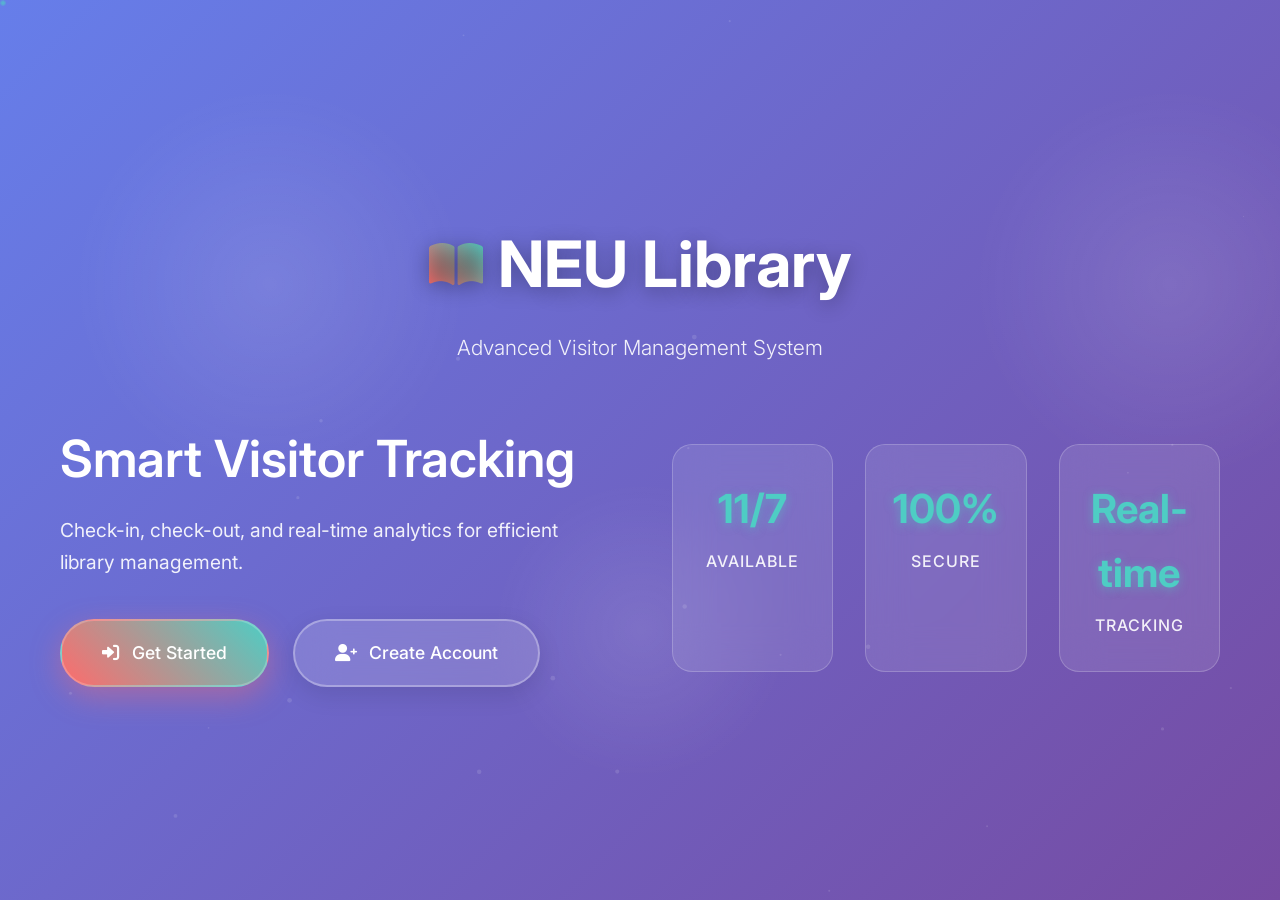
<file: index.html>
<!DOCTYPE html>
<html lang="en">
<head>
    <meta charset="UTF-8">
    <meta name="viewport" content="width=device-width, initial-scale=1.0">
    <title>NEU Library - Visitor Management System</title>
    <link href="https://cdnjs.cloudflare.com/ajax/libs/font-awesome/6.0.0/css/all.min.css" rel="stylesheet">
    <link rel="stylesheet" href="index.css">
    <link rel="stylesheet" href="login.css">
</head>
<body class="index-page">
    <div class="hero">
        <div class="container">
            <header class="header">
                <h1><i class="fas fa-book-open"></i> NEU Library</h1>
                <p>Advanced Visitor Management System</p>
            </header>

            <div class="hero-content">
                <div class="hero-text">
                    <h2>Smart Visitor Tracking</h2>
                    <p>Check-in, check-out, and real-time analytics for efficient library management.</p>
                    <div class="cta-buttons">
                        <a href="login.html" class="btn btn-primary">
                            <i class="fas fa-sign-in-alt"></i> Get Started
                        </a>
                        <a href="register.html" class="btn btn-secondary">
                            <i class="fas fa-user-plus"></i> Create Account
                        </a>
                    </div>
                </div>
                <div class="hero-stats">
                    <div class="stat-item">
                        <div class="stat-number">24/7</div>
                        <div class="stat-label">Available</div>
                    </div>
                    <div class="stat-item">
                        <div class="stat-number">100%</div>
                        <div class="stat-label">Secure</div>
                    </div>
                    <div class="stat-item">
                        <div class="stat-number">Real-time</div>
                        <div class="stat-label">Tracking</div>
                    </div>
                </div>
            </div>
        </div>
    </div>

    <script src="index.js"></script>
</body>
</html>
</file>
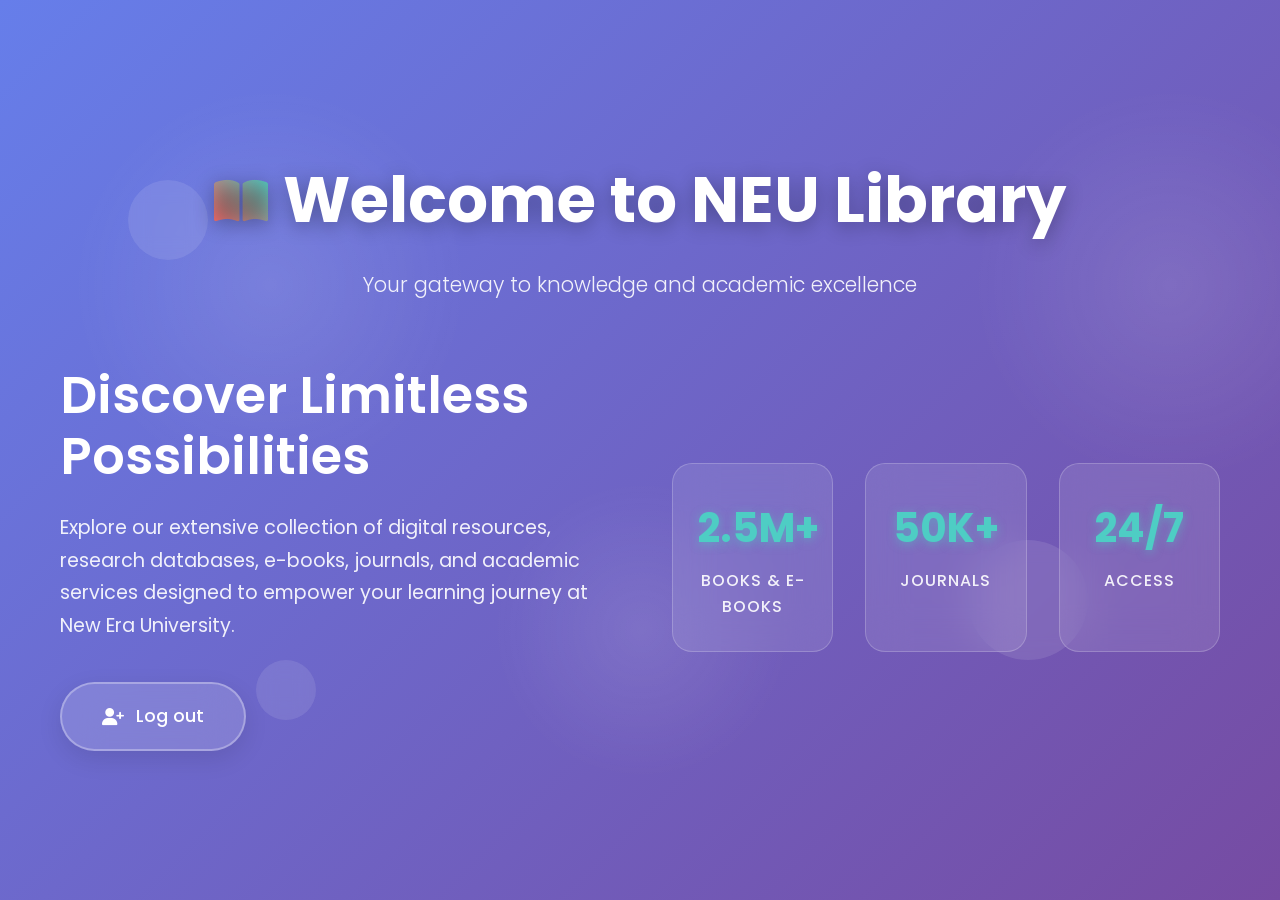
<file: welcome.html>
<!DOCTYPE html>
<html lang="en">
<head>
    <meta charset="UTF-8">
    <meta name="viewport" content="width=device-width, initial-scale=1.0">
    <title>Welcome to NEU Library</title>
    <link href="https://fonts.googleapis.com/css2?family=Poppins:wght@300;400;500;600;700&display=swap" rel="stylesheet">
    <link rel="stylesheet" href="https://cdnjs.cloudflare.com/ajax/libs/font-awesome/6.4.0/css/all.min.css">
    <link rel="stylesheet" href="welcome.css">
</head>
<body>
    <div class="index-page">
        <div class="floating-elements">
            <div class="floating-circle circle-1"></div>
            <div class="floating-circle circle-2"></div>
            <div class="floating-circle circle-3"></div>
        </div>

        <div class="hero">
            <div class="container">
                <div class="header">
                    <h1>
                        <i class="fas fa-book-open"></i>
                        Welcome to NEU Library
                    </h1>
                    <p>Your gateway to knowledge and academic excellence</p>
                </div>
                
                <div class="hero-content">
                    <div class="hero-text">
                        <h2>Discover Limitless Possibilities</h2>
                        <p>Explore our extensive collection of digital resources, research databases, e-books, journals, and academic services designed to empower your learning journey at New Era University.</p>
                        
                        <div class="cta-buttons">
                            
                            </a>
                            <a href="index.html" class="btn btn-secondary">
                            <i class="fas fa-user-plus"></i> Log out
                        </a>
                        </div>
                    </div>

                    <div class="hero-stats">
                        <div class="stat-item">
                            <div class="stat-number">2.5M+</div>
                            <div class="stat-label">Books & E-books</div>
                        </div>
                        <div class="stat-item">
                            <div class="stat-number">50K+</div>
                            <div class="stat-label">Journals</div>
                        </div>
                        <div class="stat-item">
                            <div class="stat-number">24/7</div>
                            <div class="stat-label">Access</div>
                        </div>
                    </div>
                </div>
            </div>
        </div>

        
    </div>
</body>
</html>
</file>
<file: index.css>
* {
    margin: 0;
    padding: 0;
    box-sizing: border-box;
}

body {
    font-family: 'Poppins', sans-serif;
    line-height: 1.6;
    color: #333;
    overflow-x: hidden;
}

.index-page {
    background: linear-gradient(135deg, #667eea 0%, #764ba2 100%);
    min-height: 100vh;
    position: relative;
}

.index-page::before {
    content: '';
    position: absolute;
    top: 0;
    left: 0;
    right: 0;
    bottom: 0;
    background: url('data:image/svg+xml,<svg xmlns="http://www.w3.org/2000/svg" viewBox="0 0 1000 1000"><defs><radialGradient id="a" cx="50%" cy="50%"><stop offset="0%" stop-color="%23ffffff" stop-opacity="0.1"/><stop offset="100%" stop-color="%23ffffff" stop-opacity="0"/></radialGradient></defs><circle cx="300" cy="300" r="200" fill="url(%23a)"><animate attributeName="r" values="200;250;200" dur="8s" repeatCount="indefinite"/><animate attributeName="cy" values="300;350;300" dur="8s" repeatCount="indefinite"/></circle><circle cx="700" cy="700" r="150" fill="url(%23a)"><animate attributeName="r" values="150;200;150" dur="10s" repeatCount="indefinite"/><animate attributeName="cx" values="700;750;700" dur="10s" repeatCount="indefinite"/></circle></svg>');
    pointer-events: none;
    z-index: 1;
}

.hero {
    min-height: 100vh;
    display: flex;
    align-items: center;
    position: relative;
    z-index: 2;
    padding: 20px 0;
}

.container {
    max-width: 1200px;
    margin: 0 auto;
    padding: 0 20px;
    width: 100%;
}

.header {
    text-align: center;
    margin-bottom: 4rem;
    animation: slideDown 1s ease-out;
}

.header h1 {
    font-size: clamp(2.5rem, 5vw, 4rem);
    font-weight: 700;
    color: white;
    margin-bottom: 1rem;
    text-shadow: 0 4px 20px rgba(0,0,0,0.3);
    display: flex;
    align-items: center;
    justify-content: center;
    gap: 15px;
}

.header h1 i {
    font-size: 3rem;
    background: linear-gradient(45deg, #ff6b6b, #4ecdc4);
    -webkit-background-clip: text;
    -webkit-text-fill-color: transparent;
    background-clip: text;
    animation: pulse 2s infinite;
}

.header p {
    font-size: 1.3rem;
    color: rgba(255,255,255,0.9);
    font-weight: 300;
}

.hero-content {
    display: grid;
    grid-template-columns: 1fr 1fr;
    gap: 4rem;
    align-items: center;
    margin-top: 2rem;
}

.hero-text {
    animation: slideUpLeft 1s ease-out 0.2s both;
}

.hero-text h2 {
    font-size: clamp(2rem, 4vw, 3.5rem);
    font-weight: 600;
    color: white;
    margin-bottom: 1.5rem;
    line-height: 1.2;
}

.hero-text p {
    font-size: 1.2rem;
    color: rgba(255,255,255,0.9);
    margin-bottom: 2.5rem;
    line-height: 1.7;
}

.cta-buttons {
    display: flex;
    gap: 1.5rem;
    flex-wrap: wrap;
}

.btn {
    display: inline-flex;
    align-items: center;
    gap: 12px;
    padding: 18px 40px;
    border-radius: 50px;
    font-size: 1.1rem;
    font-weight: 500;
    text-decoration: none;
    transition: all 0.4s cubic-bezier(0.4, 0, 0.2, 1);
    position: relative;
    overflow: hidden;
    backdrop-filter: blur(10px);
}

.btn::before {
    content: '';
    position: absolute;
    top: 0;
    left: -100%;
    width: 100%;
    height: 100%;
    background: linear-gradient(90deg, transparent, rgba(255,255,255,0.2), transparent);
    transition: left 0.6s;
}

.btn:hover::before {
    left: 100%;
}

.btn-primary {
    background: linear-gradient(45deg, #ff6b6b, #4ecdc4);
    color: white;
    box-shadow: 0 10px 30px rgba(255, 107, 107, 0.4);
    border: 2px solid rgba(255,255,255,0.2);
}

.btn-primary:hover {
    transform: translateY(-5px);
    box-shadow: 0 20px 40px rgba(255, 107, 107, 0.6);
}

.btn-secondary {
    background: rgba(255,255,255,0.15);
    color: white;
    backdrop-filter: blur(20px);
    border: 2px solid rgba(255,255,255,0.3);
    box-shadow: 0 8px 25px rgba(0,0,0,0.1);
}

.btn-secondary:hover {
    background: rgba(255,255,255,0.25);
    transform: translateY(-3px);
    box-shadow: 0 15px 35px rgba(0,0,0,0.2);
}

.hero-stats {
    display: grid;
    grid-template-columns: repeat(3, 1fr);
    gap: 2rem;
    animation: slideUpRight 1s ease-out 0.4s both;
}

.stat-item {
    text-align: center;
    background: rgba(255,255,255,0.1);
    backdrop-filter: blur(20px);
    border-radius: 20px;
    padding: 2rem 1.5rem;
    border: 1px solid rgba(255,255,255,0.2);
    transition: all 0.4s ease;
    position: relative;
    overflow: hidden;
}

.stat-item::before {
    content: '';
    position: absolute;
    top: 0;
    left: 0;
    right: 0;
    height: 3px;
    background: linear-gradient(90deg, #ff6b6b, #4ecdc4);
    transform: scaleX(0);
    transition: transform 0.4s ease;
}

.stat-item:hover::before {
    transform: scaleX(1);
}

.stat-item:hover {
    transform: translateY(-10px);
    background: rgba(255,255,255,0.2);
    box-shadow: 0 20px 40px rgba(0,0,0,0.2);
}

.stat-number {
    font-size: 2.5rem;
    font-weight: 700;
    color: #4ecdc4;
    margin-bottom: 0.5rem;
    text-shadow: 0 2px 10px rgba(78, 205, 196, 0.5);
}

.stat-label {
    font-size: 1rem;
    color: rgba(255,255,255,0.9);
    font-weight: 500;
    text-transform: uppercase;
    letter-spacing: 1px;
}




/* Floating elements */
.floating-elements {
    position: absolute;
    top: 0;
    left: 0;
    width: 100%;
    height: 100%;
    overflow: hidden;
    z-index: 1;
}

.floating-circle {
    position: absolute;
    border-radius: 50%;
    background: rgba(255,255,255,0.1);
    backdrop-filter: blur(10px);
    animation: float 6s ease-in-out infinite;
}

.circle-1 { width: 80px; height: 80px; top: 20%; left: 10%; animation-delay: 0s; }
.circle-2 { width: 120px; height: 120px; top: 60%; right: 15%; animation-delay: 2s; }
.circle-3 { width: 60px; height: 60px; bottom: 20%; left: 20%; animation-delay: 4s; }

/* Scroll indicator */
.scroll-indicator {
    position: absolute;
    bottom: 30px;
    left: 50%;
    transform: translateX(-50%);
    color: rgba(255,255,255,0.7);
    animation: bounce 2s infinite;
    font-size: 1.5rem;
}

@keyframes bounce {
    0%, 20%, 50%, 80%, 100% { transform: translateX(-50%) translateY(0); }
    40% { transform: translateX(-50%) translateY(-10px); }
    60% { transform: translateX(-50%) translateY(-5px); }
}

/* Responsive */
@media (max-width: 768px) {
    .hero-content {
        grid-template-columns: 1fr;
        gap: 3rem;
        text-align: center;
    }
    .cta-buttons { justify-content: center; }
    .hero-stats { grid-template-columns: repeat(2, 1fr); justify-items: center; }
    .header { margin-bottom: 2rem; }
}

@media (max-width: 480px) {
    .hero-stats { grid-template-columns: 1fr; }
    .cta-buttons { flex-direction: column; align-items: center; }
    .btn { width: 100%; max-width: 280px; justify-content: center; }
}



.cursor {
    position: fixed;
    width: 20px;
    height: 20px;
    border: 2px solid #4ecdc4;
    border-radius: 50%;
    pointer-events: none;
    z-index: 9999;
    transition: transform 0.1s ease;
    mix-blend-mode: difference;
}

.cursor.expand {
    transform: scale(3);
    border-color: #ff6b6b;
}
</file>
<file: login.css>
@import url('https://fonts.googleapis.com/css2?family=Inter:wght@200;300;400;500;600;700;800;900&display=swap');

* {
    margin: 0;
    padding: 0;
    box-sizing: border-box;
}

:root {
    --primary-gradient: linear-gradient(45deg, #ff6b6b, #4ecdc4);
    --success-gradient: linear-gradient(45deg, #ff6b6b, #4ecdc4);
    --error-gradient: linear-gradient(135deg, #ff6b6b 0%, #ee5a52 100%);
    --glass-bg: rgba(255, 255, 255, 0.05);
    --glass-border: rgba(255, 255, 255, 0.1);
    --text-primary: rgba(255, 255, 255, 0.95);
    --text-secondary: rgba(255, 255, 255, 0.7);
}

body {
    font-family: 'Inter', -apple-system, sans-serif;
    background: linear-gradient(135deg, #667eea 0%, #764ba2 100%);
    min-height: 100vh;
    overflow-x: hidden;
    position: relative;
}

/* Particle Canvas */
#particles {
    position: fixed;
    top: 0;
    left: 0;
    width: 100%;
    height: 100%;
    z-index: 1;
    opacity: 0.3;
}

.index-page::before {
    content: '';
    position: absolute;
    top: 0;
    left: 0;
    right: 0;
    bottom: 0;
    background: url('data:image/svg+xml,<svg xmlns="http://www.w3.org/2000/svg" viewBox="0 0 1000 1000"><defs><radialGradient id="a" cx="50%" cy="50%"><stop offset="0%" stop-color="%23ffffff" stop-opacity="0.1"/><stop offset="100%" stop-color="%23ffffff" stop-opacity="0"/></radialGradient></defs><circle cx="300" cy="300" r="200" fill="url(%23a)"><animate attributeName="r" values="200;250;200" dur="8s" repeatCount="indefinite"/><animate attributeName="cy" values="300;350;300" dur="8s" repeatCount="indefinite"/></circle><circle cx="700" cy="700" r="150" fill="url(%23a)"><animate attributeName="r" values="150;200;150" dur="10s" repeatCount="indefinite"/><animate attributeName="cx" values="700;750;700" dur="10s" repeatCount="indefinite"/></circle></svg>');
    pointer-events: none;
    z-index: 1;
}

/* Floating Particles */
.floating-particles {
    position: fixed;
    top: 0;
    left: 0;
    width: 100%;
    height: 100%;
    pointer-events: none;
    z-index: 2;
}

.particle {
    position: absolute;
    width: var(--size, 50px);
    height: var(--size, 50px);
    background: var(--glass-bg);
    backdrop-filter: blur(20px);
    border-radius: 50%;
    border: 1px solid var(--glass-border);
    animation: float 20s infinite linear;
    animation-delay: var(--delay);
}

/* Main App Container */
.app-container {
    min-height: 100vh;
    display: flex;
    align-items: center;
    justify-content: center;
    padding: 2rem;
    position: relative;
    z-index: 10;
}

/* Glassmorphism Login Card */
.login-card {
    width: 100%;
    max-width: 440px;
    background: var(--glass-bg);
    backdrop-filter: blur(50px);
    border-radius: 32px;
    border: 1px solid var(--glass-border);
    padding: 3.5rem 3rem;
    box-shadow: 
        0 25px 45px rgba(0,0,0,0.3),
        0 0 0 1px rgba(255,255,255,0.05),
        inset 0 1px 0 rgba(255,255,255,0.1);
    position: relative;
    overflow: hidden;
    animation: cardFloat 6s ease-in-out infinite;
}

.login-card::before {
    content: '';
    position: absolute;
    top: 0;
    left: 0;
    right: 0;
    height: 1px;
    background: var(--primary-gradient);
    transform: scaleX(0);
    transition: transform 0.6s ease;
}

.login-card:hover::before {
    transform: scaleX(1);
}

/* Card Header */
.card-header {
    text-align: center;
    margin-bottom: 2.5rem;
}

.logo-container {
    display: flex;
    align-items: center;
    justify-content: center;
    gap: 1rem;
    margin-bottom: 1.5rem;
}

.logo {
    width: 80px;
    height: 80px;
    background: var(--primary-gradient);
    border-radius: 24px;
    display: flex;
    align-items: center;
    justify-content: center;
    box-shadow: 0 20px 40px rgba(255, 107, 107, 0.4);
    animation: logoPulse 3s ease-in-out infinite;
}

.logo i {
    font-size: 2.5rem;
    color: white;
}

.neu-badge {
    background: rgba(255,255,255,0.1);
    backdrop-filter: blur(20px);
    padding: 0.5rem 1.5rem;
    border-radius: 20px;
    border: 1px solid var(--glass-border);
}

.neu-badge span {
    font-size: 1.5rem;
    font-weight: 800;
    background: var(--primary-gradient);
    -webkit-background-clip: text;
    -webkit-text-fill-color: transparent;
    background-clip: text;
}

.gradient-text {
    font-size: clamp(2.2rem, 5vw, 3.5rem);
    font-weight: 800;
    background: var(--primary-gradient);
    -webkit-background-clip: text;
    -webkit-text-fill-color: transparent;
    background-clip: text;
    margin-bottom: 0.5rem;
    letter-spacing: -0.02em;
}

.subtitle {
    color: var(--text-secondary);
    font-size: 1.1rem;
    font-weight: 300;
}

/* Demo Notice */
.demo-notice {
    background: rgba(78, 205, 196, 0.15);
    backdrop-filter: blur(20px);
    border: 1px solid rgba(78, 205, 196, 0.3);
    border-radius: 20px;
    padding: 1.25rem 1.5rem;
    margin-bottom: 2.5rem;
    display: flex;
    align-items: center;
    gap: 1rem;
    opacity: 0;
    transform: translateY(20px);
    transition: all 0.4s cubic-bezier(0.4, 0, 0.2, 1);
}

.demo-notice.show {
    opacity: 1;
    transform: translateY(0);
}

.demo-notice i {
    color: #4ecdc4;
    font-size: 1.2rem;
}

.demo-notice code {
    background: rgba(255,255,255,0.2);
    padding: 0.25rem 0.5rem;
    border-radius: 8px;
    font-family: 'Monaco', monospace;
    font-size: 0.9rem;
}

/* Input Groups */
.input-group {
    margin-bottom: 2rem;
    position: relative;
}

.input-wrapper {
    position: relative;
}

.input-wrapper label {
    position: absolute;
    top: 1rem;
    left: 3.5rem;
    color: var(--text-secondary);
    font-size: 0.95rem;
    font-weight: 500;
    pointer-events: none;
    transition: all 0.3s cubic-bezier(0.4, 0, 0.2, 1);
    z-index: 2;
}

.input-wrapper input:focus + label,
.input-wrapper input:not(:placeholder-shown) + label {
    top: -0.5rem;
    left: 2rem;
    font-size: 0.8rem;
    color: #4ecdc4;
    background: var(--glass-bg);
    padding: 0 0.5rem;
    border-radius: 8px;
}

.input-wrapper input {
    width: 100%;
    padding: 1.5rem 1.5rem 1.5rem 3.5rem;
    background: var(--glass-bg);
    backdrop-filter: blur(20px);
    border: 1px solid var(--glass-border);
    border-radius: 20px;
    color: var(--text-primary);
    font-size: 1rem;
    font-weight: 400;
    transition: all 0.4s cubic-bezier(0.4, 0, 0.2, 1);
    outline: none;
}

.input-wrapper input::placeholder {
    color: transparent;
}

.input-wrapper input:focus {
    border-color: rgba(78, 205, 196, 0.5);
    box-shadow: 
        0 0 0 4px rgba(78, 205, 196, 0.1),
        0 20px 40px rgba(0,0,0,0.2);
    transform: translateY(-2px);
}

.input-icon {
    position: absolute;
    left: 1.5rem;
    top: 1.75rem;
    color: var(--text-secondary);
    font-size: 1.1rem;
    z-index: 3;
    transition: all 0.3s ease;
}

.input-wrapper:focus-within .input-icon {
    color: #4ecdc4;
    transform: scale(1.1);
}

.toggle-password {
    position: absolute;
    right: 1.5rem;
    top: 1.75rem;
    color: var(--text-secondary);
    font-size: 1.1rem;
    cursor: pointer;
    z-index: 3;
    transition: all 0.3s ease;
}

.toggle-password:hover {
    color: #4ecdc4;
    transform: scale(1.1) rotate(10deg);
}

/* Gradient Button */
.gradient-btn {
    width: 100%;
    position: relative;
    padding: 1.5rem 2rem;
    border: none;
    border-radius: 28px;
    background: var(--primary-gradient);
    color: white;
    font-size: 1.1rem;
    font-weight: 600;
    cursor: pointer;
    overflow: hidden;
    transition: all 0.4s cubic-bezier(0.4, 0, 0.2, 1);
    box-shadow: 0 15px 35px rgba(255, 107, 107, 0.4);
}

.gradient-btn:hover {
    transform: translateY(-4px);
    box-shadow: 0 25px 50px rgba(255, 107, 107, 0.6);
}

.gradient-btn:active {
    transform: translateY(-2px);
}

.btn-content {
    display: flex;
    align-items: center;
    justify-content: center;
    gap: 0.75rem;
    position: relative;
    z-index: 2;
}

.btn-glow {
    position: absolute;
    top: 0;
    left: -100%;
    width: 100%;
    height: 100%;
    background: linear-gradient(90deg, transparent, rgba(255,255,255,0.4), transparent);
    transition: left 0.7s;
}

.gradient-btn:hover .btn-glow {
    left: 100%;
}

/* Card Footer */
.card-footer {
    text-align: center;
    margin-top: 2.5rem;
    padding-top: 2rem;
    border-top: 1px solid var(--glass-border);
}

.card-footer p {
    color: var(--text-secondary);
    font-size: 0.95rem;
    font-weight: 400;
}

.card-footer i {
    color: #4ecdc4;
    margin-right: 0.5rem;
}

/* Toast System */
.toast-container {
    position: fixed;
    top: 2rem;
    right: 2rem;
    z-index: 1000;
}

.toast {
    background: var(--glass-bg);
    backdrop-filter: blur(30px);
    border: 1px solid var(--glass-border);
    border-radius: 20px;
    padding: 1.5rem 2rem;
    margin-bottom: 1rem;
    display: flex;
    align-items: center;
    gap: 1rem;
    color: var(--text-primary);
    font-weight: 500;
    box-shadow: 0 20px 40px rgba(0,0,0,0.3);
    transform: translateX(400px);
    opacity: 0;
    transition: all 0.5s cubic-bezier(0.4, 0, 0.2, 1);
    max-width: 400px;
}

.toast.show {
    transform: translateX(0);
    opacity: 1;
}

.toast.success {
    border-color: rgba(78, 205, 196, 0.5);
    background: rgba(78, 205, 196, 0.15);
}

.toast.error {
    border-color: rgba(255, 107, 107, 0.5);
    background: rgba(255, 107, 107, 0.15);
}

.toast i {
    font-size: 1.3rem;
    min-width: 1.3rem;
}

/* Loading Overlay */
.loading-overlay {
    position: fixed;
    top: 0;
    left: 0;
    width: 100%;
    height: 100%;
    background: rgba(0,0,0,0.8);
    backdrop-filter: blur(10px);
    display: none;
    align-items: center;
    justify-content: center;
    z-index: 9999;
}

.loading-overlay.active {
    display: flex;
}

.loader {
    text-align: center;
    color: white;
}

.loader-circle {
    width: 60px;
    height: 60px;
    border: 3px solid rgba(255,255,255,0.2);
    border-top: 3px solid #4ecdc4;
    border-radius: 50%;
    animation: spin 1s linear infinite;
    margin: 0 auto 1.5rem;
}

/* Cursor */
.cursor {
    position: fixed;
    width: 20px;
    height: 20px;
    border: 2px solid #4ecdc4;
    border-radius: 50%;
    pointer-events: none;
    z-index: 9999;
    transition: transform 0.1s ease;
    mix-blend-mode: difference;
    backdrop-filter: blur(20px);
}

.cursor.expand {
    transform: scale(3);
    border-color: #ff6b6b;
}

/* Animations */
@keyframes cardFloat {
    0%, 100% { transform: translateY(0px) rotateX(0deg); }
    50% { transform: translateY(-10px) rotateX(2deg); }
}

@keyframes logoPulse {
    0%, 100% { transform: scale(1); }
    50% { transform: scale(1.05); }
}

@keyframes float {
    0% {
        transform: translateY(0px) translateX(0px) rotate(0deg);
        opacity: 0.4;
    }
    33% {
        transform: translateY(-30px) translateX(30px) rotate(120deg);
        opacity: 0.6;
    }
}

@keyframes spin {
    0% { transform: rotate(0deg); }
    100% { transform: rotate(360deg); }
}
.domain-req {
    font-size: 0.8em;
    color: #ff6b6b;
    font-weight: 500;
}

input:invalid {
    border-color: #ff6b6b;
}

input:valid {
    border-color: #4ade80;
}
.register-link {
    text-align: center;
    margin: 15px 0;
    font-size: 0.9rem;
}

.register-link a {
    color: #4ecdc4; /* matches your gradient style */
    text-decoration: none;
    font-weight: 500;
}

.register-link a:hover {
    text-decoration: underline;
}

/* Admin Icon - Upper Right Corner */
.admin-icon {
    position: fixed;
    top: 20px;
    right: 20px;
    background: rgba(255, 255, 255, 0.15);
    padding: 8px;
    border-radius: 50%;
    cursor: pointer;
    transition: all 0.3s ease;
    z-index: 9999;
    display: flex;
    align-items: center;
    justify-content: center;
    text-decoration: none; /* Remove underline */
}

.admin-icon i {
    color: #fff;
    font-size: 18px;
}

.admin-icon:hover {
    background: rgba(255, 255, 255, 0.3);
    transform: scale(1.1);
}
</file>
<file: welcome.css>
* {
    margin: 0;
    padding: 0;
    box-sizing: border-box;
}

body {
    font-family: 'Poppins', sans-serif;
    line-height: 1.6;
    color: #333;
    overflow-x: hidden;
}

.index-page {
    background: linear-gradient(135deg, #667eea 0%, #764ba2 100%);
    min-height: 100vh;
    position: relative;
}

.index-page::before {
    content: '';
    position: absolute;
    top: 0;
    left: 0;
    right: 0;
    bottom: 0;
    background: url('data:image/svg+xml,<svg xmlns="http://www.w3.org/2000/svg" viewBox="0 0 1000 1000"><defs><radialGradient id="a" cx="50%" cy="50%"><stop offset="0%" stop-color="%23ffffff" stop-opacity="0.1"/><stop offset="100%" stop-color="%23ffffff" stop-opacity="0"/></radialGradient></defs><circle cx="300" cy="300" r="200" fill="url(%23a)"><animate attributeName="r" values="200;250;200" dur="8s" repeatCount="indefinite"/><animate attributeName="cy" values="300;350;300" dur="8s" repeatCount="indefinite"/></circle><circle cx="700" cy="700" r="150" fill="url(%23a)"><animate attributeName="r" values="150;200;150" dur="10s" repeatCount="indefinite"/><animate attributeName="cx" values="700;750;700" dur="10s" repeatCount="indefinite"/></circle></svg>');
    pointer-events: none;
    z-index: 1;
}

.hero {
    min-height: 100vh;
    display: flex;
    align-items: center;
    position: relative;
    z-index: 2;
    padding: 20px 0;
}

.container {
    max-width: 1200px;
    margin: 0 auto;
    padding: 0 20px;
    width: 100%;
}

.header {
    text-align: center;
    margin-bottom: 4rem;
    animation: slideDown 1s ease-out;
}

.header h1 {
    font-size: clamp(2.5rem, 5vw, 4rem);
    font-weight: 700;
    color: white;
    margin-bottom: 1rem;
    text-shadow: 0 4px 20px rgba(0,0,0,0.3);
    display: flex;
    align-items: center;
    justify-content: center;
    gap: 15px;
}

.header h1 i {
    font-size: 3rem;
    background: linear-gradient(45deg, #ff6b6b, #4ecdc4);
    -webkit-background-clip: text;
    -webkit-text-fill-color: transparent;
    background-clip: text;
    animation: pulse 2s infinite;
}

.header p {
    font-size: 1.3rem;
    color: rgba(255,255,255,0.9);
    font-weight: 300;
}

.hero-content {
    display: grid;
    grid-template-columns: 1fr 1fr;
    gap: 4rem;
    align-items: center;
    margin-top: 2rem;
}

.hero-text {
    animation: slideUpLeft 1s ease-out 0.2s both;
}

.hero-text h2 {
    font-size: clamp(2rem, 4vw, 3.5rem);
    font-weight: 600;
    color: white;
    margin-bottom: 1.5rem;
    line-height: 1.2;
}

.hero-text p {
    font-size: 1.2rem;
    color: rgba(255,255,255,0.9);
    margin-bottom: 2.5rem;
    line-height: 1.7;
}

.cta-buttons {
    display: flex;
    gap: 1.5rem;
    flex-wrap: wrap;
}

.btn {
    display: inline-flex;
    align-items: center;
    gap: 12px;
    padding: 18px 40px;
    border-radius: 50px;
    font-size: 1.1rem;
    font-weight: 500;
    text-decoration: none;
    transition: all 0.4s cubic-bezier(0.4, 0, 0.2, 1);
    position: relative;
    overflow: hidden;
    backdrop-filter: blur(10px);
}

.btn::before {
    content: '';
    position: absolute;
    top: 0;
    left: -100%;
    width: 100%;
    height: 100%;
    background: linear-gradient(90deg, transparent, rgba(255,255,255,0.2), transparent);
    transition: left 0.6s;
}

.btn:hover::before {
    left: 100%;
}

.btn-primary {
    background: linear-gradient(45deg, #ff6b6b, #4ecdc4);
    color: white;
    box-shadow: 0 10px 30px rgba(255, 107, 107, 0.4);
    border: 2px solid rgba(255,255,255,0.2);
}

.btn-primary:hover {
    transform: translateY(-5px);
    box-shadow: 0 20px 40px rgba(255, 107, 107, 0.6);
}

.btn-secondary {
    background: rgba(255,255,255,0.15);
    color: white;
    backdrop-filter: blur(20px);
    border: 2px solid rgba(255,255,255,0.3);
    box-shadow: 0 8px 25px rgba(0,0,0,0.1);
}

.btn-secondary:hover {
    background: rgba(255,255,255,0.25);
    transform: translateY(-3px);
    box-shadow: 0 15px 35px rgba(0,0,0,0.2);
}

.hero-stats {
    display: grid;
    grid-template-columns: repeat(3, 1fr);
    gap: 2rem;
    animation: slideUpRight 1s ease-out 0.4s both;
}

.stat-item {
    text-align: center;
    background: rgba(255,255,255,0.1);
    backdrop-filter: blur(20px);
    border-radius: 20px;
    padding: 2rem 1.5rem;
    border: 1px solid rgba(255,255,255,0.2);
    transition: all 0.4s ease;
    position: relative;
    overflow: hidden;
}

.stat-item::before {
    content: '';
    position: absolute;
    top: 0;
    left: 0;
    right: 0;
    height: 3px;
    background: linear-gradient(90deg, #ff6b6b, #4ecdc4);
    transform: scaleX(0);
    transition: transform 0.4s ease;
}

.stat-item:hover::before {
    transform: scaleX(1);
}

.stat-item:hover {
    transform: translateY(-10px);
    background: rgba(255,255,255,0.2);
    box-shadow: 0 20px 40px rgba(0,0,0,0.2);
}

.stat-number {
    font-size: 2.5rem;
    font-weight: 700;
    color: #4ecdc4;
    margin-bottom: 0.5rem;
    text-shadow: 0 2px 10px rgba(78, 205, 196, 0.5);
}

.stat-label {
    font-size: 1rem;
    color: rgba(255,255,255,0.9);
    font-weight: 500;
    text-transform: uppercase;
    letter-spacing: 1px;
}

/* Floating elements */
.floating-elements {
    position: absolute;
    top: 0;
    left: 0;
    width: 100%;
    height: 100%;
    overflow: hidden;
    z-index: 1;
}

.floating-circle {
    position: absolute;
    border-radius: 50%;
    background: rgba(255,255,255,0.1);
    backdrop-filter: blur(10px);
    animation: float 6s ease-in-out infinite;
}

.circle-1 { width: 80px; height: 80px; top: 20%; left: 10%; animation-delay: 0s; }
.circle-2 { width: 120px; height: 120px; top: 60%; right: 15%; animation-delay: 2s; }
.circle-3 { width: 60px; height: 60px; bottom: 20%; left: 20%; animation-delay: 4s; }

/* Scroll indicator */
.scroll-indicator {
    position: absolute;
    bottom: 30px;
    left: 50%;
    transform: translateX(-50%);
    color: rgba(255,255,255,0.7);
    animation: bounce 2s infinite;
    font-size: 1.5rem;
}

/* Animations */
@keyframes slideDown {
    from { opacity: 0; transform: translateY(-50px); }
    to { opacity: 1; transform: translateY(0); }
}

@keyframes slideUpLeft {
    from { opacity: 0; transform: translateX(-50px); }
    to { opacity: 1; transform: translateX(0); }
}

@keyframes slideUpRight {
    from { opacity: 0; transform: translateX(50px); }
    to { opacity: 1; transform: translateX(0); }
}

@keyframes pulse {
    0%, 100% { transform: scale(1); }
    50% { transform: scale(1.1); }
}

@keyframes float {
    0%, 100% { transform: translateY(0px) rotate(0deg); }
    50% { transform: translateY(-20px) rotate(180deg); }
}

@keyframes bounce {
    0%, 20%, 50%, 80%, 100% { transform: translateX(-50%) translateY(0); }
    40% { transform: translateX(-50%) translateY(-10px); }
    60% { transform: translateX(-50%) translateY(-5px); }
}

/* Responsive */
@media (max-width: 768px) {
    .hero-content {
        grid-template-columns: 1fr;
        gap: 3rem;
        text-align: center;
    }
    .cta-buttons { justify-content: center; }
    .hero-stats { grid-template-columns: repeat(2, 1fr); justify-items: center; }
    .header { margin-bottom: 2rem; }
}

@media (max-width: 480px) {
    .hero-stats { grid-template-columns: 1fr; }
    .cta-buttons { flex-direction: column; align-items: center; }
    .btn { width: 100%; max-width: 280px; justify-content: center; }
}
</file>
